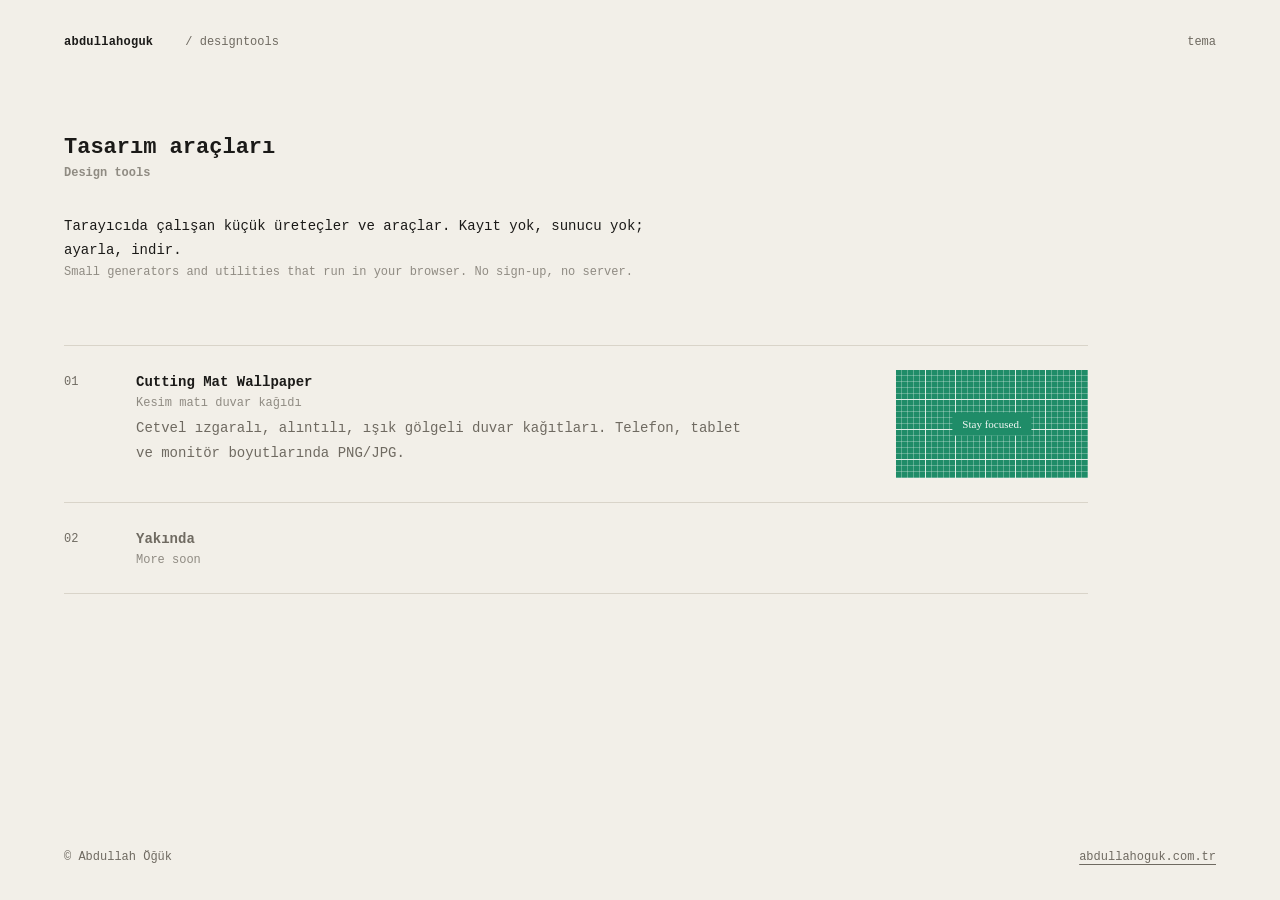
<file: index.html>
<!doctype html>
<html lang="tr">
<head>
  <meta charset="utf-8">
  <meta name="viewport" content="width=device-width, initial-scale=1">
  <title>Design Tools · Abdullah Öğük</title>
  <meta name="description" content="Tarayıcıda çalışan küçük tasarım araçları ve üreteçler. Small browser-based design tools and generators.">
  <meta name="author" content="Abdullah Öğük">
  <script>
    (function(){try{var t=localStorage.getItem("theme");if(t)document.documentElement.dataset.theme=t;}catch(e){}})();
  </script>
  <meta name="color-scheme" content="light dark">
  <link rel="icon" href="data:image/svg+xml,%3Csvg xmlns='http://www.w3.org/2000/svg' viewBox='0 0 32 32'%3E%3Crect width='32' height='32' fill='%231b1a18'/%3E%3Cpath d='M8 0v32M16 0v32M24 0v32M0 8h32M0 16h32M0 24h32' stroke='%23f2efe8' stroke-width='1' opacity='.5'/%3E%3C/svg%3E">
  <style>
    :root { --bg:#f2efe8; --fg:#1b1a18; --muted:#6f6a61; --faint:#d9d4c9; --accent:#b4561f;
      --font: ui-monospace,"SFMono-Regular","JetBrains Mono","IBM Plex Mono",Menlo,Consolas,"Liberation Mono",monospace;
      --size-s:.75rem; --size-m:.875rem; --size-l:1.375rem; --unit:.5rem; --gutter:clamp(1rem,5vw,4rem); }
    @media (prefers-color-scheme: dark) { :root:not([data-theme="light"]) { --bg:#1b1a18; --fg:#e9e5dc; --muted:#8d887e; --faint:#34322e; --accent:#e08a4a; } }
    :root[data-theme="dark"] { --bg:#1b1a18; --fg:#e9e5dc; --muted:#8d887e; --faint:#34322e; --accent:#e08a4a; }
    *,*::before,*::after { box-sizing:border-box; }
    html { background:var(--bg); color:var(--fg); font-family:var(--font); -webkit-text-size-adjust:100%; }
    body { margin:0; min-height:100svh; display:flex; flex-direction:column; font-size:var(--size-m); line-height:1.75; }
    h1,h2,p,ul { margin:0; padding:0; font-size:inherit; } ul { list-style:none; }
    a { color:inherit; text-decoration:underline; text-decoration-color:var(--muted); text-decoration-thickness:1px; text-underline-offset:.3em; transition:color .15s, text-decoration-color .15s; }
    a:hover { color:var(--accent); text-decoration-color:var(--accent); }
    :focus-visible { outline:1px solid var(--accent); outline-offset:3px; }
    .muted { color:var(--muted); }
    .en { display:block; font-size:var(--size-s); color:var(--muted); opacity:.75; line-height:1.5; }
    .top { display:grid; grid-template-columns:auto 1fr auto; gap:calc(var(--unit)*4); align-items:baseline; padding:calc(var(--unit)*4) var(--gutter); font-size:var(--size-s); }
    .brand { font-weight:600; text-decoration:none; letter-spacing:.02em; }
    .theme { appearance:none; border:0; background:none; padding:0; font:inherit; color:var(--muted); cursor:pointer; }
    .theme:hover { color:var(--accent); }
    main { flex:1; padding:calc(var(--unit)*6) var(--gutter) calc(var(--unit)*10); max-width:72rem; width:100%; }
    .head { display:grid; grid-template-columns:repeat(12,1fr); gap:calc(var(--unit)*2); margin-bottom:calc(var(--unit)*8); }
    .head h1 { grid-column:1 / span 12; font-size:var(--size-l); font-weight:600; line-height:1.4; }
    .head p { grid-column:1 / span 7; margin-top:calc(var(--unit)*2); }
    .tools { border-top:1px solid var(--faint); }
    .tool { display:grid; grid-template-columns:3rem minmax(0,1fr) 12rem; gap:calc(var(--unit)*3); padding:calc(var(--unit)*3) 0; border-bottom:1px solid var(--faint); text-decoration:none; align-items:start; }
    .tool:hover { color:inherit; }
    .tool:hover .name { color:var(--accent); }
    .tool .num { color:var(--muted); font-size:var(--size-s); padding-top:.15em; }
    .tool .name { font-weight:600; transition:color .15s; }
    .tool .desc { color:var(--muted); margin-top:calc(var(--unit)*.5); max-width:38rem; }
    .thumb { aspect-ratio:16/9; background-color:#1f8c68; position:relative; overflow:hidden;
      background-image: linear-gradient(rgba(234,244,238,.9) 1px,transparent 1px), linear-gradient(90deg,rgba(234,244,238,.9) 1px,transparent 1px),
                        linear-gradient(rgba(234,244,238,.3) 1px,transparent 1px), linear-gradient(90deg,rgba(234,244,238,.3) 1px,transparent 1px);
      background-size:30px 30px,30px 30px,6px 6px,6px 6px; background-position:-1px -1px; }
    .thumb::after { content:"Stay focused."; position:absolute; left:50%; top:50%; transform:translate(-50%,-50%); background:#1f8c68; color:#f4f8f5; font:400 11px/1 Georgia,serif; padding:6px 10px; white-space:nowrap; }
    .soon .name, .soon .num { color:var(--muted); }
    .soon { pointer-events:none; }
    .foot { padding:calc(var(--unit)*4) var(--gutter); font-size:var(--size-s); color:var(--muted); display:flex; justify-content:space-between; gap:var(--unit); flex-wrap:wrap; }
    @media (max-width: 640px) {
      .head p { grid-column:1 / -1; }
      .tool { grid-template-columns:2rem minmax(0,1fr); }
      .thumb { grid-column:2; }
    }
  </style>
</head>
<body>
  <header class="top">
    <a class="brand" href="https://abdullahoguk.com.tr/">abdullahoguk</a>
    <span class="muted">/ designtools</span>
    <button class="theme" id="theme" type="button" aria-label="Açık/koyu tema">tema</button>
  </header>

  <main>
    <div class="head">
      <h1>Tasarım araçları<span class="en">Design tools</span></h1>
      <p>Tarayıcıda çalışan küçük üreteçler ve araçlar. Kayıt yok, sunucu yok; ayarla, indir.<span class="en">Small generators and utilities that run in your browser. No sign-up, no server.</span></p>
    </div>

    <ul class="tools">
      <li>
        <a class="tool" href="/cuttingmatwallpaper/">
          <span class="num">01</span>
          <span>
            <span class="name">Cutting Mat Wallpaper</span>
            <span class="en">Kesim matı duvar kağıdı</span>
            <p class="desc">Cetvel ızgaralı, alıntılı, ışık gölgeli duvar kağıtları. Telefon, tablet ve monitör boyutlarında PNG/JPG.</p>
          </span>
          <span class="thumb" aria-hidden="true"></span>
        </a>
      </li>
      <li>
        <div class="tool soon">
          <span class="num">02</span>
          <span><span class="name">Yakında</span><span class="en">More soon</span></span>
        </div>
      </li>
    </ul>
  </main>

  <footer class="foot">
    <span>© Abdullah Öğük</span>
    <a href="https://abdullahoguk.com.tr/">abdullahoguk.com.tr</a>
  </footer>

  <script>
    document.getElementById('theme').addEventListener('click', function () {
      var r = document.documentElement;
      var cur = r.dataset.theme || (matchMedia('(prefers-color-scheme: dark)').matches ? 'dark' : 'light');
      var next = cur === 'dark' ? 'light' : 'dark';
      r.dataset.theme = next;
      try { localStorage.setItem('theme', next); } catch (e) {}
    });
  </script>
</body>
</html>
</file>
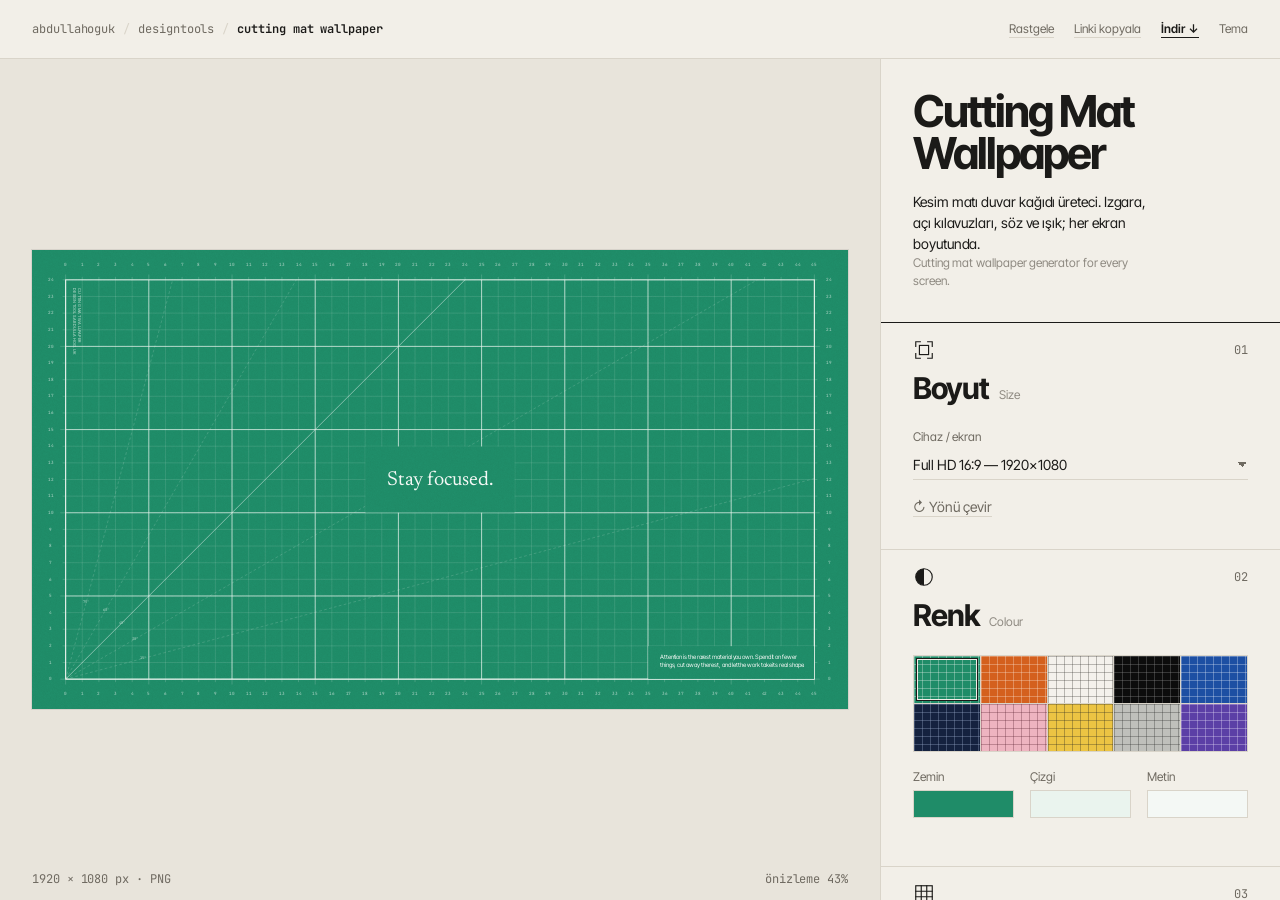
<file: cuttingmatwallpaper/index.html>
<!doctype html>
<html lang="tr">
<head>
  <meta charset="utf-8">
  <meta name="viewport" content="width=device-width, initial-scale=1, viewport-fit=cover">
  <title>Cutting Mat Wallpaper · Design Tools</title>
  <meta name="description" content="Kesim matı desenli, kişiselleştirilebilir duvar kağıdı oluşturucu. Telefon, tablet ve monitör boyutlarında PNG/JPG indir. Cutting mat wallpaper generator.">
  <meta name="author" content="Abdullah Öğük">
  <meta property="og:title" content="Cutting Mat Wallpaper Generator">
  <meta property="og:description" content="Cetvel ızgaralı, açı kılavuzlu, alıntılı ve ışıklı duvar kağıtları oluştur.">
  <script>
    (function(){try{var t=localStorage.getItem("theme");if(t)document.documentElement.dataset.theme=t;}catch(e){}})();
  </script>
  <meta name="color-scheme" content="light dark">
  <meta name="theme-color" media="(prefers-color-scheme: dark)" content="#1b1a18">
  <meta name="theme-color" media="(prefers-color-scheme: light)" content="#f2efe8">
  <link rel="icon" href="data:image/svg+xml,%3Csvg xmlns='http://www.w3.org/2000/svg' viewBox='0 0 32 32'%3E%3Crect width='32' height='32' fill='%231f8c68'/%3E%3Cpath d='M8 0v32M16 0v32M24 0v32M0 8h32M0 16h32M0 24h32' stroke='%23eaf4ee' stroke-width='1' opacity='.7'/%3E%3Cpath d='M0 32 32 0' stroke='%23fff' stroke-width='1.6'/%3E%3C/svg%3E">
  <link rel="preconnect" href="https://fonts.googleapis.com">
  <link rel="preconnect" href="https://fonts.gstatic.com" crossorigin>
  <link rel="stylesheet" href="https://fonts.googleapis.com/css2?family=Inter+Tight:ital,wght@0,300..700;1,300..700&amp;family=Newsreader:ital,opsz,wght@0,6..72,300..700;1,6..72,300..700&amp;family=Instrument+Serif:ital@0;1&amp;family=Fraunces:ital,opsz,wght@0,9..144,300..700;1,9..144,300..700&amp;family=DM+Serif+Display:ital@0;1&amp;family=EB+Garamond:ital,wght@0,400..700;1,400..700&amp;family=Playfair+Display:ital,wght@0,400..700;1,400..700&amp;family=IBM+Plex+Serif:ital,wght@0,300;0,400;0,500;0,600;0,700;1,300;1,400;1,500;1,600;1,700&amp;family=Geist:wght@300..700&amp;family=Instrument+Sans:ital,wght@0,400..700;1,400..700&amp;family=Space+Grotesk:wght@300..700&amp;family=Bricolage+Grotesque:opsz,wght@12..96,300..700&amp;family=Manrope:wght@300..700&amp;family=Syne:wght@400..700&amp;family=JetBrains+Mono:ital,wght@0,300..700;1,300..700&amp;family=IBM+Plex+Mono:ital,wght@0,300;0,400;0,500;0,600;0,700;1,300;1,400;1,500;1,600;1,700&amp;family=Geist+Mono:wght@300..700&amp;display=swap">
  <link rel="stylesheet" href="/cuttingmatwallpaper/style.css">
</head>
<body>
  <!-- Section icons: 24×24, 1.25 stroke, no fill -->
  <svg width="0" height="0" style="position:absolute" aria-hidden="true">
    <defs>
      <symbol id="i-size" viewBox="0 0 24 24"><path d="M3 8V3h5M16 3h5v5M21 16v5h-5M8 21H3v-5"/><rect x="7" y="7" width="10" height="10"/></symbol>
      <symbol id="i-colour" viewBox="0 0 24 24"><circle cx="12" cy="12" r="9"/><path d="M12 3a9 9 0 0 0 0 18z" fill="currentColor" stroke="none"/></symbol>
      <symbol id="i-pattern" viewBox="0 0 24 24"><rect x="3" y="3" width="18" height="18"/><path d="M9 3v18M15 3v18M3 9h18M3 15h18"/></symbol>
      <symbol id="i-guides" viewBox="0 0 24 24"><path d="M3 21h18M3 21V3"/><path d="M3 9a12 12 0 0 1 12 12"/><path d="M3 21 17 7"/><path d="M3 21 20 14" stroke-dasharray="2 2"/></symbol>
      <symbol id="i-type" viewBox="0 0 24 24"><path d="M4 6V4h16v2M12 4v16M9 20h6"/></symbol>
      <symbol id="i-light" viewBox="0 0 24 24"><circle cx="12" cy="12" r="4"/><path d="M12 2v3M12 19v3M2 12h3M19 12h3M4.9 4.9l2.1 2.1M17 17l2.1 2.1M4.9 19.1 7 17M17 7l2.1-2.1"/></symbol>
      <symbol id="i-export" viewBox="0 0 24 24"><path d="M12 3v12M7 10l5 5 5-5M4 21h16"/></symbol>
    </defs>
  </svg>

  <header class="top">
    <nav class="crumbs" aria-label="Konum">
      <a class="site" href="https://abdullahoguk.com.tr/">abdullahoguk</a>
      <span class="sep first">/</span>
      <a href="/">designtools</a>
      <span class="sep">/</span>
      <span class="here">cutting mat wallpaper</span>
    </nav>
    <span class="spacer"></span>
    <div class="actions">
      <button class="tbtn" id="btn-random" type="button">Rastgele</button>
      <button class="tbtn hide-sm" id="btn-share" type="button">Linki kopyala</button>
      <button class="tbtn strong" id="btn-download-top" type="button">İndir ↓</button>
      <button class="tbtn theme-toggle" id="btn-theme" type="button" aria-label="Açık/koyu tema">Tema</button>
    </div>
  </header>

  <main class="layout">
    <section class="stage" id="stage" aria-label="Önizleme">
      <div class="frame" id="frame">
        <canvas id="preview" aria-label="Duvar kağıdı önizlemesi"></canvas>
        <div class="lock" id="lock" aria-hidden="true">
          <div class="lock-date" id="lock-date"></div>
          <div class="lock-time">9:41</div>
        </div>
      </div>
      <p class="meta"><span id="meta"></span><span id="meta-r"></span></p>
    </section>

    <aside class="panel" id="panel">
      <div class="intro">
        <h1>Cutting Mat<br>Wallpaper</h1>
        <p>Kesim matı duvar kağıdı üreteci. Izgara, açı kılavuzları, söz ve ışık; her ekran boyutunda.<span class="en">Cutting mat wallpaper generator for every screen.</span></p>
      </div>

      <section class="group">
        <div class="g-head"><svg class="ico"><use href="#i-size"/></svg><span class="num">01</span></div>
        <h2>Boyut<span class="en">Size</span></h2>
        <label class="field">
          <span>Cihaz / ekran</span>
          <select id="preset"></select>
        </label>
        <div class="row custom-size" id="custom-size">
          <label class="field"><span>Genişlik px</span><input type="number" data-k="w" min="200" max="8192" step="1"></label>
          <label class="field"><span>Yükseklik px</span><input type="number" data-k="h" min="200" max="8192" step="1"></label>
        </div>
        <div><button class="tbtn" id="btn-rotate" type="button">↻ Yönü çevir</button></div>
      </section>

      <section class="group">
        <div class="g-head"><svg class="ico"><use href="#i-colour"/></svg><span class="num">02</span></div>
        <h2>Renk<span class="en">Colour</span></h2>
        <div class="swatches" id="swatches"></div>
        <div class="row three">
          <label class="field color"><span>Zemin</span><input type="color" data-k="bg"></label>
          <label class="field color"><span>Çizgi</span><input type="color" data-k="line"></label>
          <label class="field color"><span>Metin</span><input type="color" data-k="text"></label>
        </div>
      </section>

      <section class="group">
        <div class="g-head"><svg class="ico"><use href="#i-pattern"/></svg><span class="num">03</span></div>
        <h2>Desen<span class="en">Pattern</span></h2>
        <div class="seg" role="radiogroup" aria-label="Desen">
          <label><input type="radio" name="pattern" data-k="pattern" value="grid"><span>Izgara</span></label>
          <label><input type="radio" name="pattern" data-k="pattern" value="cross"><span>Artı</span></label>
          <label><input type="radio" name="pattern" data-k="pattern" value="gridcross"><span>Karma</span></label>
          <label><input type="radio" name="pattern" data-k="pattern" value="dots"><span>Nokta</span></label>
          <label><input type="radio" name="pattern" data-k="pattern" value="plain"><span>Düz</span></label>
        </div>
        <label class="field"><span>Hücre sayısı <output data-o="density"></output></span><input type="range" data-k="density" min="4" max="60" step="1"></label>
        <label class="field"><span>Ana çizgi aralığı <output data-o="major"></output></span><input type="range" data-k="major" min="2" max="10" step="1"></label>
        <label class="field"><span>Çizgi belirginliği <output data-o="lineOpacity"></output></span><input type="range" data-k="lineOpacity" min="5" max="100" step="1"></label>
        <div class="toggles">
          <label class="tog"><input type="checkbox" data-k="sub"><span>Ara bölmeler</span></label>
          <label class="tog"><input type="checkbox" data-k="frame"><span>Çerçeve</span></label>
        </div>
      </section>

      <section class="group">
        <div class="g-head"><svg class="ico"><use href="#i-guides"/></svg><span class="num">04</span></div>
        <h2>Kılavuzlar<span class="en">Guides</span></h2>
        <div class="toggles">
          <label class="tog"><input type="checkbox" data-k="rulers"><span>Cetvel &amp; tikler</span></label>
          <label class="tog"><input type="checkbox" data-k="diagonal"><span>45° köşegen</span></label>
          <label class="tog"><input type="checkbox" data-k="angles"><span>Açı çizgileri</span></label>
          <label class="tog"><input type="checkbox" data-k="arcs"><span>Yarıçap yayları</span></label>
          <label class="tog"><input type="checkbox" data-k="arcTicks"><span>Yay işaretleri</span></label>
          <label class="tog"><input type="checkbox" data-k="sideLabel"><span>Kenar yazısı</span></label>
        </div>
        <div class="row">
          <label class="field"><span>Açı merkezi</span>
            <select data-k="guideOrigin">
              <option value="bl">Sol alt köşe</option>
              <option value="br">Sağ alt köşe</option>
              <option value="both">İki alt köşe</option>
              <option value="four">Dört köşe</option>
              <option value="center">Merkez · iletki</option>
            </select>
          </label>
          <label class="field"><span>Cetvel sayıları</span>
            <select data-k="rulerStep">
              <option value="cell">Her hücre</option>
              <option value="major">Ana çizgiler</option>
            </select>
          </label>
        </div>
        <label class="field"><span>Açı aralığı <output data-o="angleStep"></output></span><input type="range" data-k="angleStep" min="5" max="45" step="5"></label>
        <label class="field"><span>Yarıçaplar <small>hücre · boş = otomatik</small></span><input type="text" data-k="arcRadii" placeholder="örn. 10, 20, 30" spellcheck="false" inputmode="decimal"></label>
        <label class="field" id="side-text-field"><span>Kenar yazısı</span><textarea data-k="sideText" rows="2" spellcheck="false"></textarea></label>
      </section>

      <section class="group">
        <div class="g-head"><svg class="ico"><use href="#i-type"/></svg><span class="num">05</span></div>
        <h2>Metin<span class="en">Type</span></h2>
        <div class="toggles">
          <label class="tog"><input type="checkbox" data-k="quoteOn"><span>Ana söz</span></label>
          <label class="tog"><input type="checkbox" data-k="bodyOn"><span>Açıklama</span></label>
          <label class="tog"><input type="checkbox" data-k="textBox"><span>Arkasını temizle</span></label>
          <label class="tog"><input type="checkbox" data-k="fontItalic"><span>İtalik</span></label>
        </div>
        <label class="field"><span>Hazır sözler</span><select id="quote-preset"></select></label>
        <label class="field"><span>Söz <small>Enter = yeni satır</small></span><textarea data-k="quote" rows="2"></textarea></label>
        <div class="row">
          <label class="field"><span>Yazı tipi</span><select data-k="font" id="font-select"></select></label>
          <label class="field"><span>Kalınlık</span>
            <select data-k="fontWeight">
            <option value="300">İnce · 300</option>
            <option value="400">Normal · 400</option>
            <option value="500">Orta · 500</option>
            <option value="600">Yarı kalın · 600</option>
            <option value="700">Kalın · 700</option>
            </select>
          </label>
        </div>
        <label class="field"><span>Yazı boyutu <output data-o="fontSize"></output></span><input type="range" data-k="fontSize" min="1.5" max="14" step="0.1"></label>
        <label class="field"><span>Dikey konum <output data-o="textY"></output></span><input type="range" data-k="textY" min="5" max="95" step="1"></label>
        <label class="field"><span>Açıklama metni</span><textarea data-k="body" rows="3"></textarea></label>
        <div class="row">
          <label class="field"><span>Açıklama kalınlığı</span>
            <select data-k="bodyWeight">
            <option value="300">İnce · 300</option>
            <option value="400">Normal · 400</option>
            <option value="500">Orta · 500</option>
            <option value="600">Yarı kalın · 600</option>
            <option value="700">Kalın · 700</option>
            </select>
          </label>
          <label class="field"><span>Açıklama konumu</span>
          <select data-k="bodyPos">
            <option value="br">Sağ alt</option>
            <option value="bl">Sol alt</option>
            <option value="bc">Orta alt</option>
            <option value="tr">Sağ üst</option>
          </select>
        </label>
        </div>
      </section>

      <section class="group">
        <div class="g-head"><svg class="ico"><use href="#i-light"/></svg><span class="num">06</span></div>
        <h2>Işık<span class="en">Light &amp; texture</span></h2>
        <p class="sub">Düşen ışık</p>
        <div class="seg" role="radiogroup" aria-label="Düşen ışık">
          <label><input type="radio" name="light" data-k="light" value="none"><span>Yok</span></label>
          <label><input type="radio" name="light" data-k="light" value="spot"><span>Spot</span></label>
          <label><input type="radio" name="light" data-k="light" value="window"><span>Pencere</span></label>
        </div>
        <p class="sub">Gölge deseni</p>
        <div class="seg" role="radiogroup" aria-label="Gölge deseni">
          <label><input type="radio" name="light" data-k="light" value="blinds"><span>Jaluzi</span></label>
          <label><input type="radio" name="light" data-k="light" value="leaves"><span>Yaprak</span></label>
          <label><input type="radio" name="light" data-k="light" value="mixed"><span>Karışık</span></label>
        </div>
        <div class="light-controls" id="light-controls">
          <label class="field"><span>Yoğunluk <output data-o="lightIntensity"></output></span><input type="range" data-k="lightIntensity" min="0" max="100" step="1"></label>
          <label class="field"><span>Yumuşaklık <output data-o="lightSoftness"></output></span><input type="range" data-k="lightSoftness" min="0" max="100" step="1"></label>
          <label class="field"><span>Açı <output data-o="lightAngle"></output></span><input type="range" data-k="lightAngle" min="-90" max="90" step="1"></label>
          <div id="light-pos">
            <div class="row">
              <label class="field"><span>Yatay <output data-o="lightX"></output></span><input type="range" data-k="lightX" min="0" max="100" step="1"></label>
              <label class="field"><span>Dikey <output data-o="lightY"></output></span><input type="range" data-k="lightY" min="0" max="100" step="1"></label>
            </div>
            <label class="field"><span>Işık boyutu <output data-o="lightSize"></output></span><input type="range" data-k="lightSize" min="0" max="100" step="1"></label>
          </div>
          <div class="field"><button class="tbtn" id="btn-seed" type="button" style="align-self:flex-start">⟲ Varyasyonu karıştır</button></div>
        </div>
        <label class="field"><span>Gren <output data-o="grain"></output></span><input type="range" data-k="grain" min="0" max="100" step="1"></label>
        <label class="field"><span>Vinyet <output data-o="vignette"></output></span><input type="range" data-k="vignette" min="0" max="100" step="1"></label>
        <div class="toggles">
          <label class="tog" style="grid-column:1 / -1"><input type="checkbox" data-k="lockscreen"><span>Önizlemede kilit ekranı saati</span></label>
        </div>
      </section>

      <section class="group">
        <div class="g-head"><svg class="ico"><use href="#i-export"/></svg><span class="num">07</span></div>
        <h2>Dışa aktar<span class="en">Export</span></h2>
        <label class="field"><span>Format</span>
          <select data-k="format">
            <option value="png">PNG · kayıpsız</option>
            <option value="jpg">JPG · küçük dosya</option>
          </select>
        </label>
        <button class="block-btn" id="btn-download" type="button"><span>Duvar kağıdını indir</span><span class="k">⌘S</span></button>
        <p class="hint" id="export-hint"></p>
        <div class="foot-actions">
          <button class="tbtn" id="btn-reset" type="button">Varsayılana dön</button>
        </div>
      </section>

      <p class="colophon">Tarayıcında çalışır, hiçbir şey sunucuya gönderilmez. Ayarlar adres çubuğunda saklanır; linki paylaşabilirsin.<span class="en">Runs entirely in your browser. Settings live in the URL.</span></p>
    </aside>
  </main>

  <div class="toast" id="toast" role="status" aria-live="polite"></div>

  <script src="/cuttingmatwallpaper/app.js" defer></script>
</body>
</html>
</file>
<file: cuttingmatwallpaper/style.css>
/* ──────────────────────────────────────────────────────────────
   designtools.abdullahog.uk — shared language with abdullahoguk.com.tr
   One typeface · two weights · three sizes · hairlines, no radii.
   ────────────────────────────────────────────────────────────── */

:root {
  --bg: #f2efe8;
  --fg: #1b1a18;
  --muted: #6f6a61;
  --faint: #d9d4c9;
  --accent: #b4561f;
  --stage: #e8e4db;

  --font: "Inter Tight", "Helvetica Neue", Helvetica, Arial, system-ui, sans-serif;
  --mono: ui-monospace, "SFMono-Regular", "JetBrains Mono", Menlo, Consolas, monospace;
  --size-s: 0.75rem;
  --size-m: 0.875rem;
  --size-h: 1.125rem;
  --lh: 1.5;
  --unit: 0.5rem;
  --gutter: clamp(1rem, 3vw, 2rem);
  --panel-w: 400px;
  color-scheme: light;
}
@media (prefers-color-scheme: dark) {
  :root:not([data-theme="light"]) {
    --bg: #1b1a18; --fg: #e9e5dc; --muted: #8d887e; --faint: #34322e; --accent: #e08a4a; --stage: #151412;
    color-scheme: dark;
  }
}
:root[data-theme="dark"] {
  --bg: #1b1a18; --fg: #e9e5dc; --muted: #8d887e; --faint: #34322e; --accent: #e08a4a; --stage: #151412;
  color-scheme: dark;
}

*, *::before, *::after { box-sizing: border-box; }
html {
  background: var(--bg);
  color: var(--fg);
  font-family: var(--font);
  -webkit-text-size-adjust: 100%;
}
body {
  margin: 0;
  height: 100svh;
  display: flex;
  flex-direction: column;
  background: var(--bg);
  font-size: var(--size-m);
  line-height: var(--lh);
  letter-spacing: -0.005em;
  font-feature-settings: "ss01", "cv11";
  -webkit-font-smoothing: antialiased;
}
h1, h2, p { margin: 0; font-size: inherit; }
h1, h2 { font-weight: 600; }
a { color: inherit; text-decoration: underline; text-decoration-color: var(--muted); text-decoration-thickness: 1px; text-underline-offset: .3em; transition: color .15s, text-decoration-color .15s; }
a:hover { color: var(--accent); text-decoration-color: var(--accent); }
:focus-visible { outline: 1px solid var(--accent); outline-offset: 3px; }
::selection { background: var(--accent); color: var(--bg); }
.muted { color: var(--muted); }
.en { display: block; font-size: var(--size-s); font-weight: 400; line-height: 1.5; color: var(--muted); opacity: .75; }

/* ── Top bar ────────────────────────────────────────────────── */
.top {
  display: grid;
  grid-template-columns: auto 1fr auto;
  align-items: baseline;
  gap: calc(var(--unit) * 3);
  padding: calc(var(--unit) * 2.5) var(--gutter);
  border-bottom: 1px solid var(--faint);
  font-size: var(--size-s);
}
.crumbs { display: flex; gap: var(--unit); white-space: nowrap; min-width: 0; overflow: hidden; }
.crumbs a { text-decoration: none; color: var(--muted); }
.crumbs a:hover { color: var(--fg); }
.crumbs .sep { color: var(--faint); }
.crumbs .here { font-weight: 600; }
.crumbs { font-family: var(--mono); }
.actions { display: flex; gap: calc(var(--unit) * 2.5); align-items: baseline; justify-content: flex-end; }

/* text buttons — like links on the main site */
.tbtn {
  appearance: none; border: 0; background: none; padding: 0; margin: 0;
  font: inherit; color: var(--muted); cursor: pointer;
  text-decoration: underline; text-decoration-color: var(--faint); text-decoration-thickness: 1px; text-underline-offset: .3em;
  transition: color .15s, text-decoration-color .15s;
  white-space: nowrap;
}
.tbtn:hover { color: var(--accent); text-decoration-color: var(--accent); }
.tbtn.strong { color: var(--fg); font-weight: 600; text-decoration-color: var(--fg); }
.tbtn.strong:hover { color: var(--accent); }
.theme-toggle { text-decoration: none; }

/* solid block button — only for the one primary action */
.block-btn {
  appearance: none; display: flex; justify-content: space-between; align-items: baseline; width: 100%;
  border: 1px solid var(--fg); background: var(--fg); color: var(--bg);
  font: inherit; font-weight: 600; padding: calc(var(--unit) * 1.5) calc(var(--unit) * 2);
  cursor: pointer; border-radius: 0; transition: background .15s, border-color .15s;
}
.block-btn:hover { background: var(--accent); border-color: var(--accent); }
.block-btn:disabled { opacity: .5; cursor: progress; }
.block-btn .k { font-weight: 400; opacity: .7; font-size: var(--size-s); }

/* ── Layout ─────────────────────────────────────────────────── */
.layout { flex: 1; display: grid; grid-template-columns: minmax(0, 1fr) var(--panel-w); min-height: 0; }

.stage {
  position: relative;
  display: flex; flex-direction: column; align-items: center; justify-content: center;
  padding: calc(var(--unit) * 5) var(--gutter);
  min-height: 0; overflow: hidden;
  background: var(--stage);
}
.frame { position: relative; line-height: 0; outline: 1px solid rgba(0,0,0,.08); }
.frame.portrait { border-radius: calc(var(--cw, 300px) * 0.12); overflow: hidden; outline: 0; box-shadow: 0 0 0 calc(var(--cw, 300px) * 0.025) #111, 0 0 0 calc(var(--cw, 300px) * 0.03) #3a3a38; }
.frame canvas { display: block; }

.lock {
  position: absolute; inset: 0; display: none; flex-direction: column; align-items: center;
  color: rgba(255,255,255,.94); font-family: -apple-system, "SF Pro Display", "Inter", system-ui, sans-serif;
  pointer-events: none; line-height: 1; text-shadow: 0 1px 8px rgba(0,0,0,.12);
}
.frame.portrait.show-lock .lock { display: flex; }
.lock-date { margin-top: calc(var(--cw) * 0.2); font-size: calc(var(--cw) * 0.052); font-weight: 500; }
.lock-time { margin-top: calc(var(--cw) * 0.02); font-size: calc(var(--cw) * 0.24); font-weight: 600; letter-spacing: -0.03em; }

.meta {
  font-family: var(--mono);
  position: absolute; left: var(--gutter); right: var(--gutter); bottom: calc(var(--unit) * 1.5);
  display: flex; justify-content: space-between; gap: var(--unit);
  font-size: var(--size-s); color: var(--muted); line-height: 1.5;
}

/* ── Panel ──────────────────────────────────────────────────── */
.panel { border-left: 1px solid var(--faint); overflow-y: auto; background: var(--bg); }

.intro { padding: calc(var(--unit) * 4) var(--gutter) calc(var(--unit) * 4); border-bottom: 1px solid var(--fg); }
.intro h1 { font-size: 2.75rem; line-height: .95; font-weight: 700; letter-spacing: -0.045em; margin: 0 0 calc(var(--unit) * 2); }
.intro p { color: var(--fg); max-width: 30ch; }

.group { padding: calc(var(--unit) * 2) var(--gutter) calc(var(--unit) * 4); border-bottom: 1px solid var(--faint); }
.g-head { display: flex; justify-content: space-between; align-items: center; margin-bottom: calc(var(--unit) * 1.5); }
.ico { width: 22px; height: 22px; fill: none; stroke: currentColor; stroke-width: 1.25; stroke-linecap: square; color: var(--fg); }
.g-head .num { font-family: var(--mono); font-size: var(--size-s); color: var(--muted); }
.group > h2 { font-size: 1.875rem; line-height: 1; font-weight: 700; letter-spacing: -0.035em; margin-bottom: calc(var(--unit) * 3); display: flex; align-items: baseline; gap: calc(var(--unit) * 1.25); }
.group > h2 .en { display: inline; font-size: var(--size-s); font-weight: 400; letter-spacing: 0; }
.group > .sub { font-size: var(--size-s); color: var(--muted); margin-bottom: calc(var(--unit) * .75); }

.field { display: flex; flex-direction: column; gap: calc(var(--unit) * .5); margin-bottom: calc(var(--unit) * 2); min-width: 0; }
.field > span { font-size: var(--size-s); color: var(--muted); display: flex; justify-content: space-between; gap: var(--unit); line-height: 1.5; }
.field output { color: var(--fg); font-family: var(--mono); font-size: .7rem; }
.field small { font-size: inherit; opacity: .7; }

select, input[type=number], input[type=text], textarea {
  width: 100%;
  font: inherit; color: var(--fg);
  background: transparent;
  border: 0; border-bottom: 1px solid var(--faint); border-radius: 0;
  padding: calc(var(--unit) * .5) 0;
  transition: border-color .15s;
}
select:hover, input[type=number]:hover, input[type=text]:hover, textarea:hover { border-bottom-color: var(--muted); }
select:focus, input[type=number]:focus, input[type=text]:focus, textarea:focus { outline: 0; border-bottom-color: var(--accent); }
select { cursor: pointer; appearance: none; background-image: linear-gradient(45deg, transparent 50%, var(--muted) 50%), linear-gradient(-45deg, transparent 50%, var(--muted) 50%); background-position: right 6px center, right 1px center; background-size: 5px 5px; background-repeat: no-repeat; padding-right: 18px; }
select option, select optgroup { background: var(--bg); color: var(--fg); }
textarea { resize: vertical; min-height: 2.2em; line-height: 1.5; }

.row { display: grid; grid-template-columns: 1fr 1fr; gap: calc(var(--unit) * 2); }
.row.three { grid-template-columns: repeat(3, 1fr); }
.custom-size { display: none; }
.custom-size.show { display: grid; }

.field.color input {
  width: 100%; height: 28px; padding: 0; border: 1px solid var(--faint); border-radius: 0; background: none; cursor: pointer;
}
.field.color input::-webkit-color-swatch-wrapper { padding: 0; }
.field.color input::-webkit-color-swatch { border: 0; border-radius: 0; }
.field.color input::-moz-color-swatch { border: 0; border-radius: 0; }

/* range — a ruler-thin track */
input[type=range] { -webkit-appearance: none; appearance: none; width: 100%; height: 18px; margin: 0; background: transparent; cursor: pointer; }
input[type=range]::-webkit-slider-runnable-track { height: 1px; background: var(--muted); }
input[type=range]::-moz-range-track { height: 1px; background: var(--muted); }
input[type=range]::-webkit-slider-thumb { -webkit-appearance: none; width: 10px; height: 14px; margin-top: -7px; background: var(--fg); border: 0; border-radius: 0; }
input[type=range]::-moz-range-thumb { width: 10px; height: 14px; background: var(--fg); border: 0; border-radius: 0; }
input[type=range]:hover::-webkit-slider-thumb, input[type=range]:focus-visible::-webkit-slider-thumb { background: var(--accent); }
input[type=range]:hover::-moz-range-thumb { background: var(--accent); }

/* swatches — a strict 5-col grid */
.swatches { display: grid; grid-template-columns: repeat(5, 1fr); gap: 1px; background: var(--faint); border: 1px solid var(--faint); margin-bottom: calc(var(--unit) * 2); }
.swatch {
  appearance: none; aspect-ratio: 1.4; border: 0; border-radius: 0; padding: 0; cursor: pointer; position: relative;
  background-size: 8px 8px;
}
.swatch[aria-pressed="true"]::after {
  content: ""; position: absolute; inset: 3px; border: 1px solid var(--bg); outline: 1px solid var(--fg);
}

/* segmented — text options separated by slashes */
.seg { display: flex; flex-wrap: wrap; gap: calc(var(--unit) * .5) calc(var(--unit) * 2); margin-bottom: calc(var(--unit) * 2); }
.seg label { position: relative; }
.seg input { position: absolute; opacity: 0; inset: 0; margin: 0; cursor: pointer; }
.seg span { font-size: .95rem; font-weight: 500; color: var(--muted); cursor: pointer; text-decoration: underline; text-decoration-color: transparent; text-underline-offset: .3em; transition: color .15s; }
.seg label:hover span { color: var(--fg); }
.seg input:checked + span { color: var(--fg); font-weight: 600; text-decoration-color: var(--accent); text-decoration-thickness: 2px; }
.seg input:focus-visible + span { outline: 1px solid var(--accent); outline-offset: 3px; }

/* toggles — square checkbox */
.toggles { display: grid; grid-template-columns: 1fr 1fr; gap: calc(var(--unit) * .5) calc(var(--unit) * 2); margin-bottom: calc(var(--unit) * 2); }
.tog { display: flex; align-items: baseline; gap: var(--unit); cursor: pointer; user-select: none; line-height: 1.5; }
.tog input {
  -webkit-appearance: none; appearance: none; flex: none; margin: 0; width: 11px; height: 11px; border: 1px solid var(--muted); border-radius: 0; cursor: pointer; position: relative; top: 1px; background: transparent;
}
.tog input:checked { background: var(--fg); border-color: var(--fg); box-shadow: inset 0 0 0 2px var(--bg); }
.tog:hover input { border-color: var(--accent); }

.light-controls.off, #light-pos.off { opacity: .35; pointer-events: none; }
.hint { color: var(--muted); font-size: var(--size-s); line-height: 1.5; margin: var(--unit) 0 calc(var(--unit) * 2); min-height: 1.5em; }
.foot-actions { display: flex; gap: calc(var(--unit) * 2.5); font-size: var(--size-s); }

.colophon { padding: calc(var(--unit) * 3) var(--gutter); font-size: var(--size-s); color: var(--muted); line-height: 1.5; }

/* toast */
.toast {
  position: fixed; left: 50%; bottom: calc(var(--unit) * 3); transform: translate(-50%, 8px);
  background: var(--fg); color: var(--bg); padding: var(--unit) calc(var(--unit) * 2);
  font-size: var(--size-s); opacity: 0; pointer-events: none; transition: opacity .2s, transform .2s; z-index: 50;
}
.toast.show { opacity: 1; transform: translate(-50%, 0); }

/* ── Responsive ─────────────────────────────────────────────── */
@media (max-width: 860px) {
  body { display: block; height: auto; }
  .top { position: sticky; top: 0; z-index: 6; background: var(--bg); grid-template-columns: 1fr auto; }
  .crumbs .site, .crumbs .sep.first { display: none; }
  .hide-sm, .spacer { display: none; }
  .layout { display: block; }
  .stage {
    position: sticky; top: 45px; z-index: 5;
    height: 48vh; height: 48svh;
    padding: calc(var(--unit) * 2) var(--gutter) calc(var(--unit) * 4.5);
    border-bottom: 1px solid var(--faint);
  }
  .panel { border-left: 0; overflow: visible; }
}

@media (prefers-reduced-motion: reduce) { * { transition: none !important; } }
</file>
